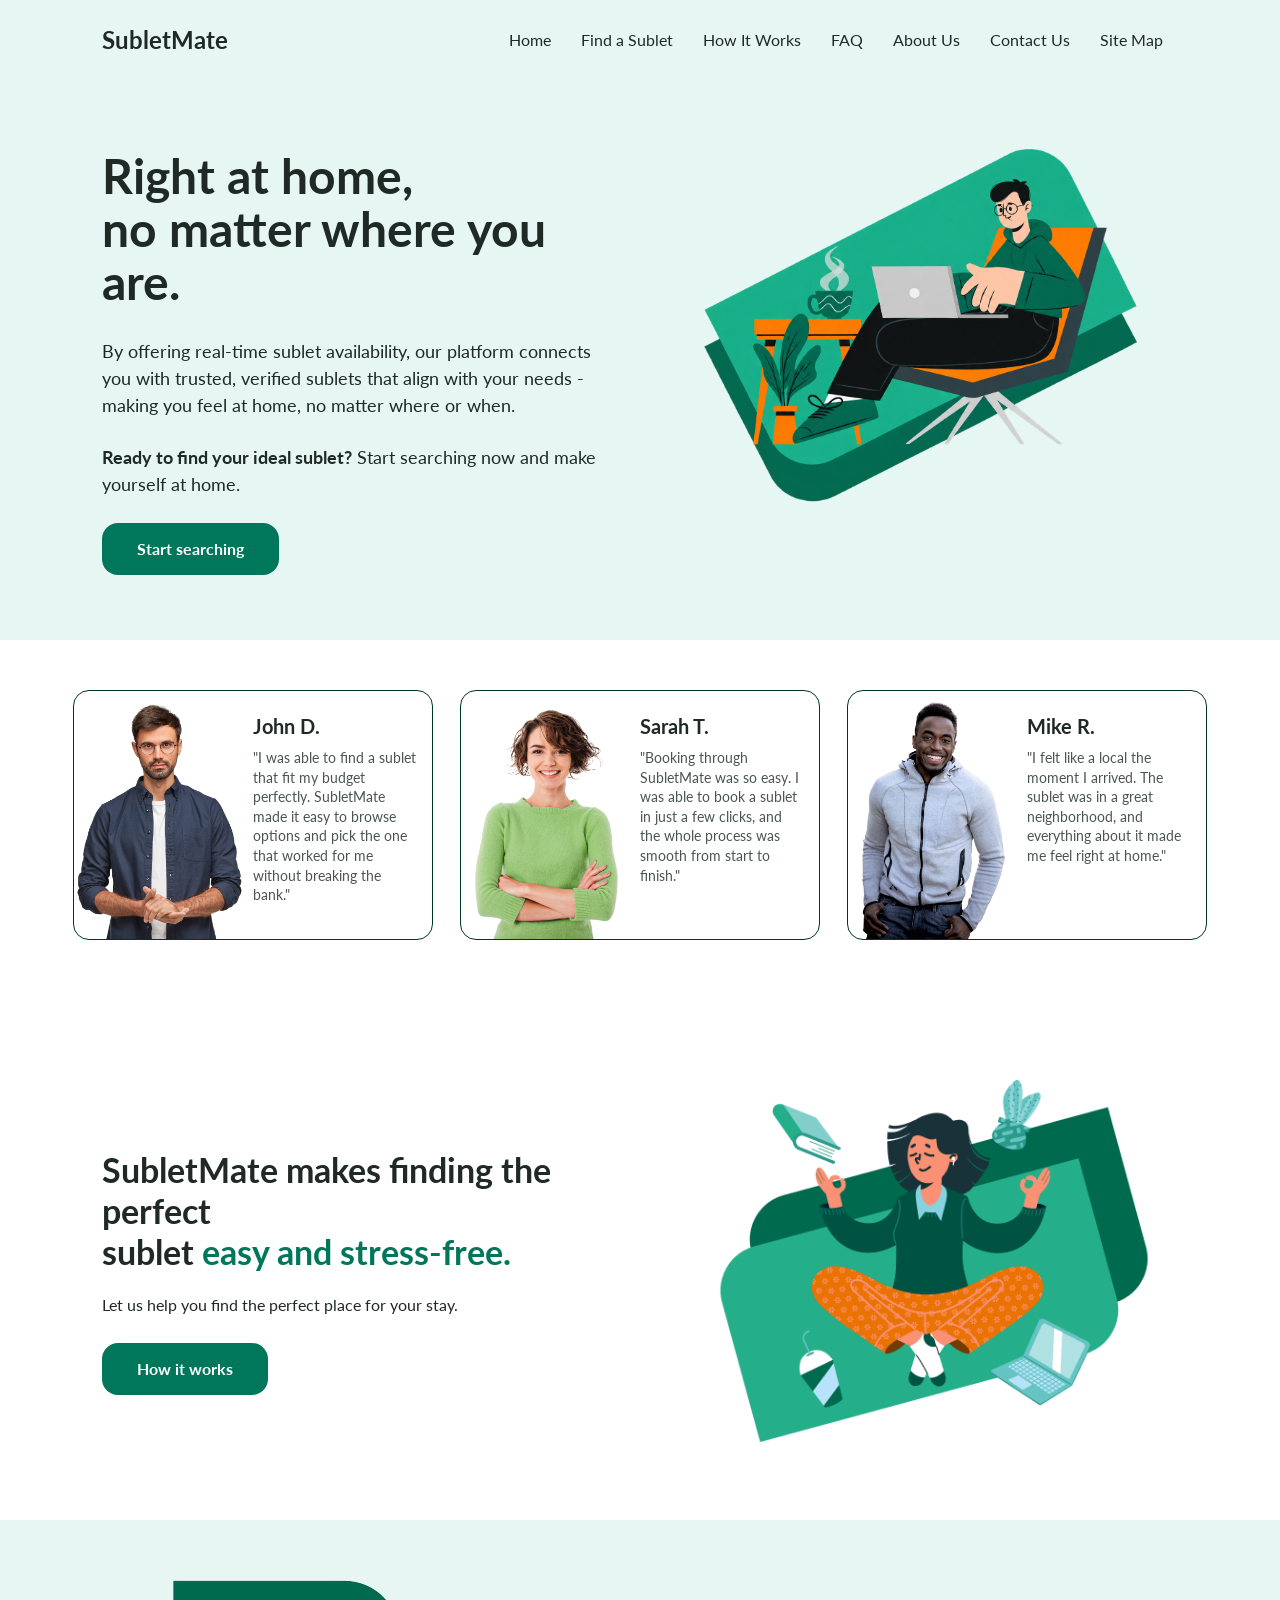
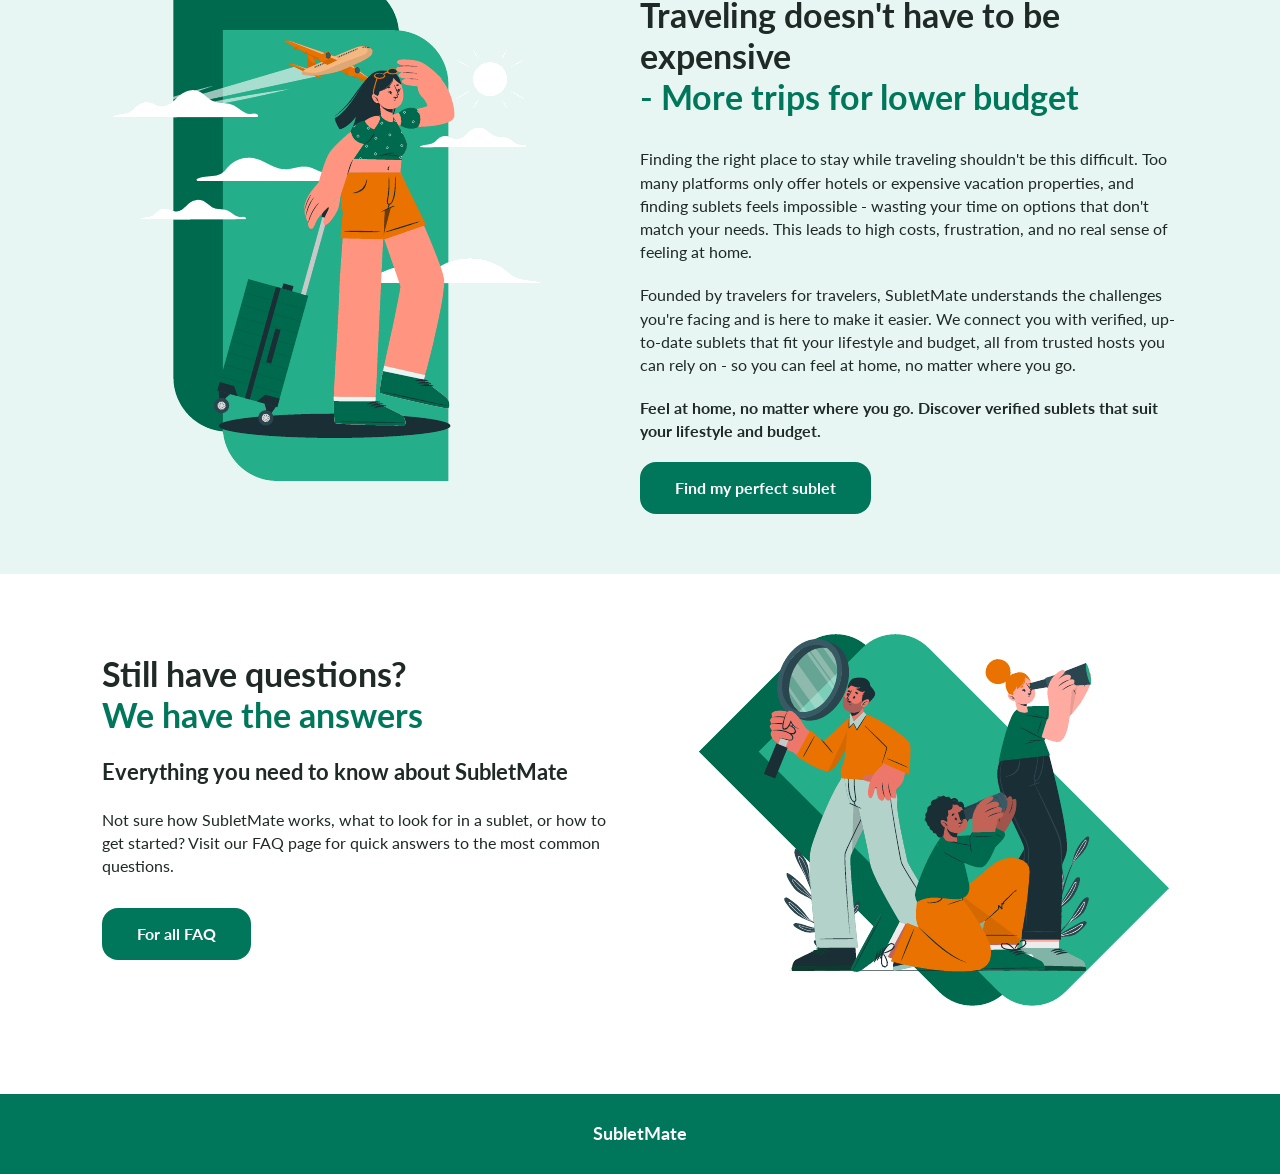
<file: index.html>
﻿<!doctype html>
<html lang="en">
<head>
    <meta charset="utf-8" />
    <title>SubletMate - Home</title>
    <meta name="description" content="A website for finding verified sublets that match your needs and budget." />
    <meta name="keywords" content="sublets, apartments, travel, accommodation" />
    <meta name="author" content="Yakir Papo & Shir Shmerling" />
    <meta name="viewport" content="width=device-width, initial-scale=1.0, user-scalable=yes">
    <link rel="icon" href="images/how-book.png" type="image/png" />
    <link rel="preconnect" href="https://fonts.googleapis.com">
    <link rel="preconnect" href="https://fonts.gstatic.com" crossorigin>
    <link href="https://fonts.googleapis.com/css2?family=Assistant:wght@400;600;700&family=Lato:ital,wght@0,300;0,400;0,700;1,400&display=swap" rel="stylesheet">
    <!-- CSS -->
    <link href="styles/reset.css" rel="stylesheet" />
    <link href="styles/myStyle.css" rel="stylesheet" />
    <!-- Scripts -->
    <script src="jScripts/JavaScript.js" type="text/javascript">  </script>
</head>
<body>
    <div id="container">
        <!-- הכותרת העליונה ותפריט הניווט -->
        <header>
            <h1>SubletMate</h1>
            <nav>
                <ul>
                    <li><a href="index.html">Home</a></li>
                    <li><a href="sublets.html">Find a Sublet</a></li>
                    <li><a href="howItWorks.html">How It Works</a></li>
                    <li><a href="faq.html">FAQ</a></li>
                    <li><a href="about.html">About Us</a></li>
                    <li><a href="contactUs.html">Contact Us</a></li>
                    <li><a href="siteMap.html">Site Map</a></li>
                </ul>
            </nav>
        </header>
        <main>
            <!-- פתיח המציג את מטרת האתר -->
            <section id="opening">
                <div class="openingText">
                    <h2>Right at home,<br />no matter where you are.</h2>
                    <p>
                        By offering real-time sublet availability, our platform connects you
                        with trusted, verified sublets that align with your needs - making
                        you feel at home, no matter where or when.
                    </p>
                    <p>
                        <strong>Ready to find your ideal sublet?</strong>
                        Start searching now and make yourself at home.
                    </p>
                    <a href="sublets.html">Start searching</a>
                </div>
                <div class="openingImage">
                    <img src="images/home-illustration.png"
                         alt="A man sitting in a chair and using a laptop"
                         title="Find a sublet from anywhere" />
                </div>
            </section>
            <!-- אזור חוות הדעת של משתמשי האתר -->
            <section id="testimonials">
                <article class="testimonialCard">
                    <img src="images/testimonial-john.png" alt="Portrait of John D." title="John D. - SubletMate user" />
                    <div class="testimonialText">
                        <h2>John D.</h2>
                        <p>"I was able to find a sublet that fit my budget perfectly. SubletMate made it easy to browse options and pick the one that worked for me without breaking the bank."</p>
                    </div>
                </article>
                <article class="testimonialCard">
                    <img src="images/testimonial-sarah.png" alt="Portrait of Sarah T." title="Sarah T. - SubletMate user" />
                    <div class="testimonialText">
                        <h2>Sarah T.</h2>
                        <p>"Booking through SubletMate was so easy. I was able to book a sublet in just a few clicks, and the whole process was smooth from start to finish."</p>
                    </div>
                </article>
                <article class="testimonialCard">
                    <img src="images/testimonial-mike.png" alt="Portrait of Mike R." title="Mike R. - SubletMate user" />
                    <div class="testimonialText">
                        <h2>Mike R.</h2>
                        <p>"I felt like a local the moment I arrived. The sublet was in a great neighborhood, and everything about it made me feel right at home."</p>
                    </div>
                </article>
            </section>

            <!-- אזור המדגיש את קלות מציאת הסאבלט -->
            <section id="easySublet">
                <div class="easyText">
                    <h2>SubletMate makes finding the perfect<br />sublet <span>easy and stress-free.</span></h2>
                    <p>Let us help you find the perfect place for your stay.</p>
                    <a href="howItWorks.html">How it works</a>
                </div>
                <div class="easyImage">
                    <img src="images/easy-sublet.png" alt="A woman sitting and relaxing" title="Finding the perfect sublet is easy" />
                </div>
            </section>
            
            <!-- אזור המציג את יתרונות הסאבלט בתקציב נמוך -->
            <section id="budget">
                <div class="budgetImage">
                    <img src="images/budget-travel.png"
                         alt="A traveler looking at an airplane with a suitcase"
                         title="Travel more for a lower budget" />
                </div>
                <div class="budgetText">
                    <h2>
                        Traveling doesn't have to be expensive<br />
                        <span>- More trips for lower budget</span>
                    </h2>
                    <p>
                        Finding the right place to stay while traveling shouldn't be this difficult.
                        Too many platforms only offer hotels or expensive vacation properties, and
                        finding sublets feels impossible - wasting your time on options that don't
                        match your needs. This leads to high costs, frustration, and no real sense
                        of feeling at home.
                    </p>
                    <p>
                        Founded by travelers for travelers, SubletMate understands the challenges
                        you're facing and is here to make it easier. We connect you with verified,
                        up-to-date sublets that fit your lifestyle and budget, all from trusted
                        hosts you can rely on - so you can feel at home, no matter where you go.
                    </p>
                    <p>
                        <strong>Feel at home, no matter where you go. Discover verified sublets
                            that suit your lifestyle and budget.</strong>
                    </p>
                    <a href="sublets.html">Find my perfect sublet</a>
                </div>
            </section>
            
            <!-- אזור קריאה לפעולה לחיפוש סאבלט -->
            <section id="finalSearch">
                <div class="finalText">
                    <h2>Still have questions?<br><span>We have the answers</span></h2>
                    <h3>Everything you need to know about SubletMate</h3>
                    <p>
                        Not sure how SubletMate works, what to look for in a sublet, or how to get started?
                        Visit our FAQ page for quick answers to the most common questions.
                    </p>
                    <a href="faq.html">For all FAQ</a>
                </div>
                <div class="finalImage">
                    <img src="images/final-search.png" alt="Travelers searching for a sublet" title="searching FAQ" />
                </div>
            </section>
        </main>
        <!-- החלק התחתון של דף הבית -->
        <footer>
            <p>SubletMate</p>
        </footer>
    </div>
</body>
</html>
</file>
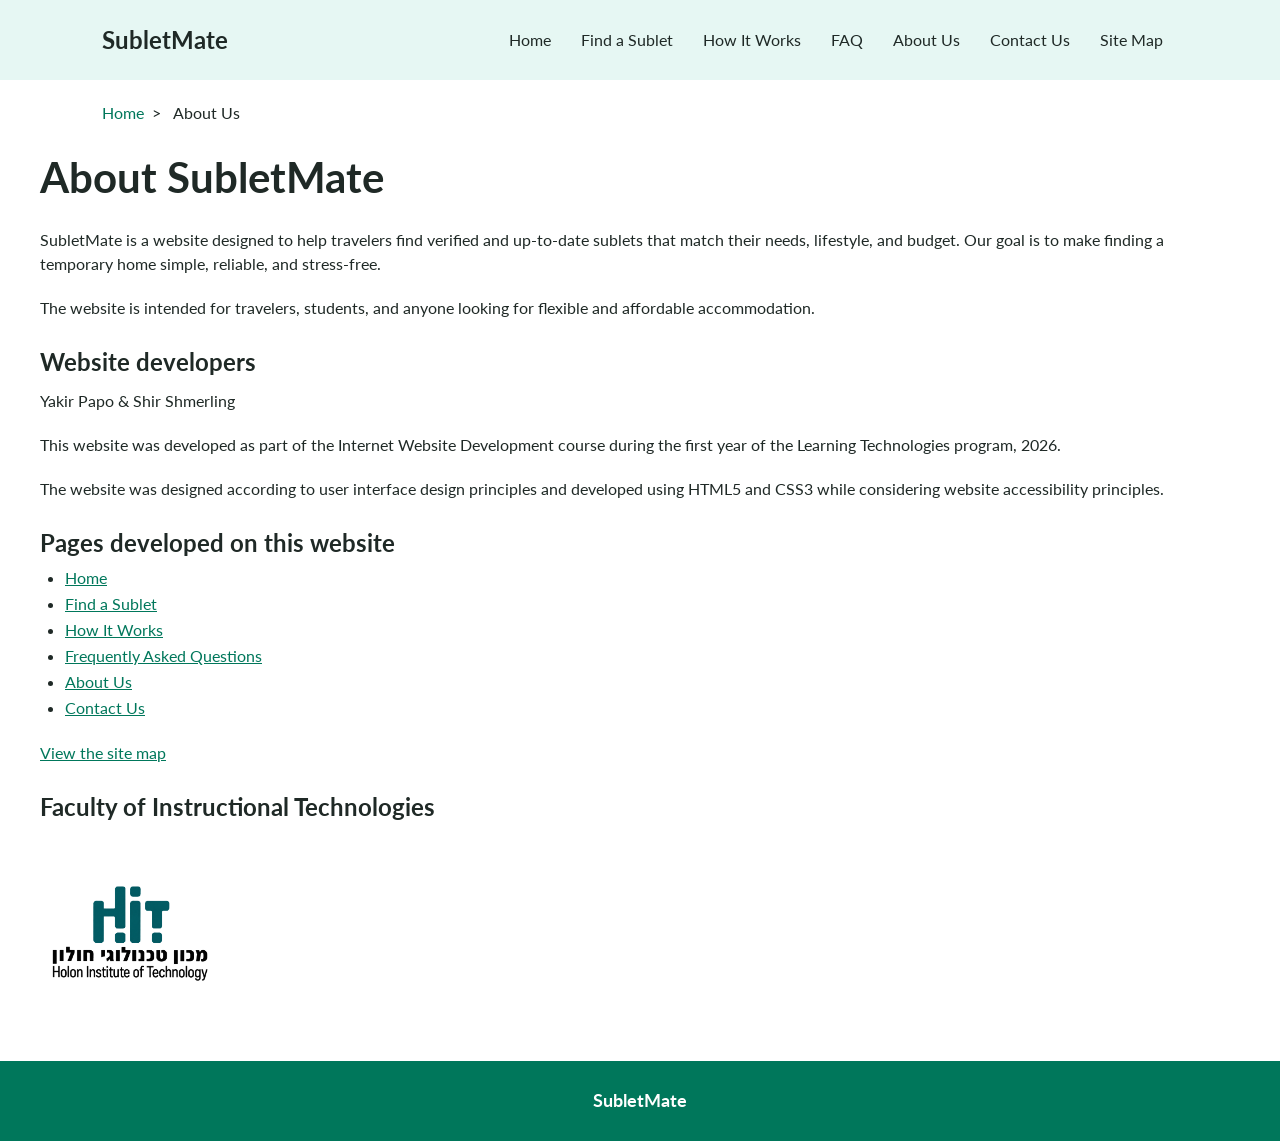
<file: about.html>
﻿<!DOCTYPE html>
<html lang="en">
<head>
    <meta charset="utf-8" />
    <title>SubletMate - About Us</title>
    <meta name="description" content="Learn about SubletMate and our mission to help travelers find verified and affordable sublets." />
    <meta name="keywords" content="SubletMate, about us, verified sublets, affordable accommodation" />
    <meta name="author" content="Yakir Papo & Shir Smerling" />
    <meta name="viewport" content="width=device-width, initial-scale=1.0, user-scalable=yes">
    <link rel="icon" href="images/how-book.png" type="image/png" />
    <link rel="preconnect" href="https://fonts.googleapis.com">
    <link rel="preconnect" href="https://fonts.gstatic.com" crossorigin>
    <link href="https://fonts.googleapis.com/css2?family=Assistant:wght@400;600;700&family=Lato:ital,wght@0,300;0,400;0,700;1,400&display=swap" rel="stylesheet">
    <link href="styles/reset.css" rel="stylesheet" />
    <link href="styles/myStyle.css" rel="stylesheet" />
    <script src="jScripts/JavaScript.js" type="text/javascript"></script>
</head>
<body>
<div id="container">
    <header>
        <p class="siteName">SubletMate</p>
        <nav>
            <ul>
                <li><a href="index.html">Home</a></li>
                <li><a href="sublets.html">Find a Sublet</a></li>
                <li><a href="howItWorks.html">How It Works</a></li>
                <li><a href="faq.html">FAQ</a></li>
                <li><a href="about.html">About Us</a></li>
                <li><a href="contactUs.html">Contact Us</a></li>
                <li><a href="siteMap.html">Site Map</a></li>
            </ul>
        </nav>
    </header>
    <main>
        <nav id="breadcrumbs">
            <ol>
                <li><a href="index.html">Home</a></li>
                <li>About Us</li>
            </ol>
        </nav>
        <section id="aboutPage">
            <h1>About SubletMate</h1>
            <p>SubletMate is a website designed to help travelers find verified and up-to-date sublets that match their needs, lifestyle, and budget. Our goal is to make finding a temporary home simple, reliable, and stress-free.</p>
            <p>The website is intended for travelers, students, and anyone looking for flexible and affordable accommodation.</p>
            <h2>Website developers</h2>
            <p>Yakir Papo & Shir Shmerling</p>
            <p>This website was developed as part of the Internet Website Development course during the first year of the Learning Technologies program, 2026.</p>
            <p>The website was designed according to user interface design principles and developed using HTML5 and CSS3 while considering website accessibility principles.</p>
            <h2>Pages developed on this website</h2>
            <ul>
                <li><a href="index.html">Home</a></li>
                <li><a href="sublets.html">Find a Sublet</a></li>
                <li><a href="howItWorks.html">How It Works</a></li>
                <li><a href="faq.html">Frequently Asked Questions</a></li>
                <li><a href="about.html">About Us</a></li>
                <li><a href="contactUs.html">Contact Us</a></li>
            </ul>
            <p><a href="siteMap.html">View the site map</a></p>
            <h2>Faculty of Instructional Technologies</h2>
            <img class="hitLogo" src="images/hit-logo.png"
                 alt="HIT Holon Institute of Technology logo"
                 title="HIT Holon Institute of Technology logo" />
        </section>
    </main>
    <footer>
        <p>SubletMate</p>
    </footer>
</div>
</body>
</html>
</file>
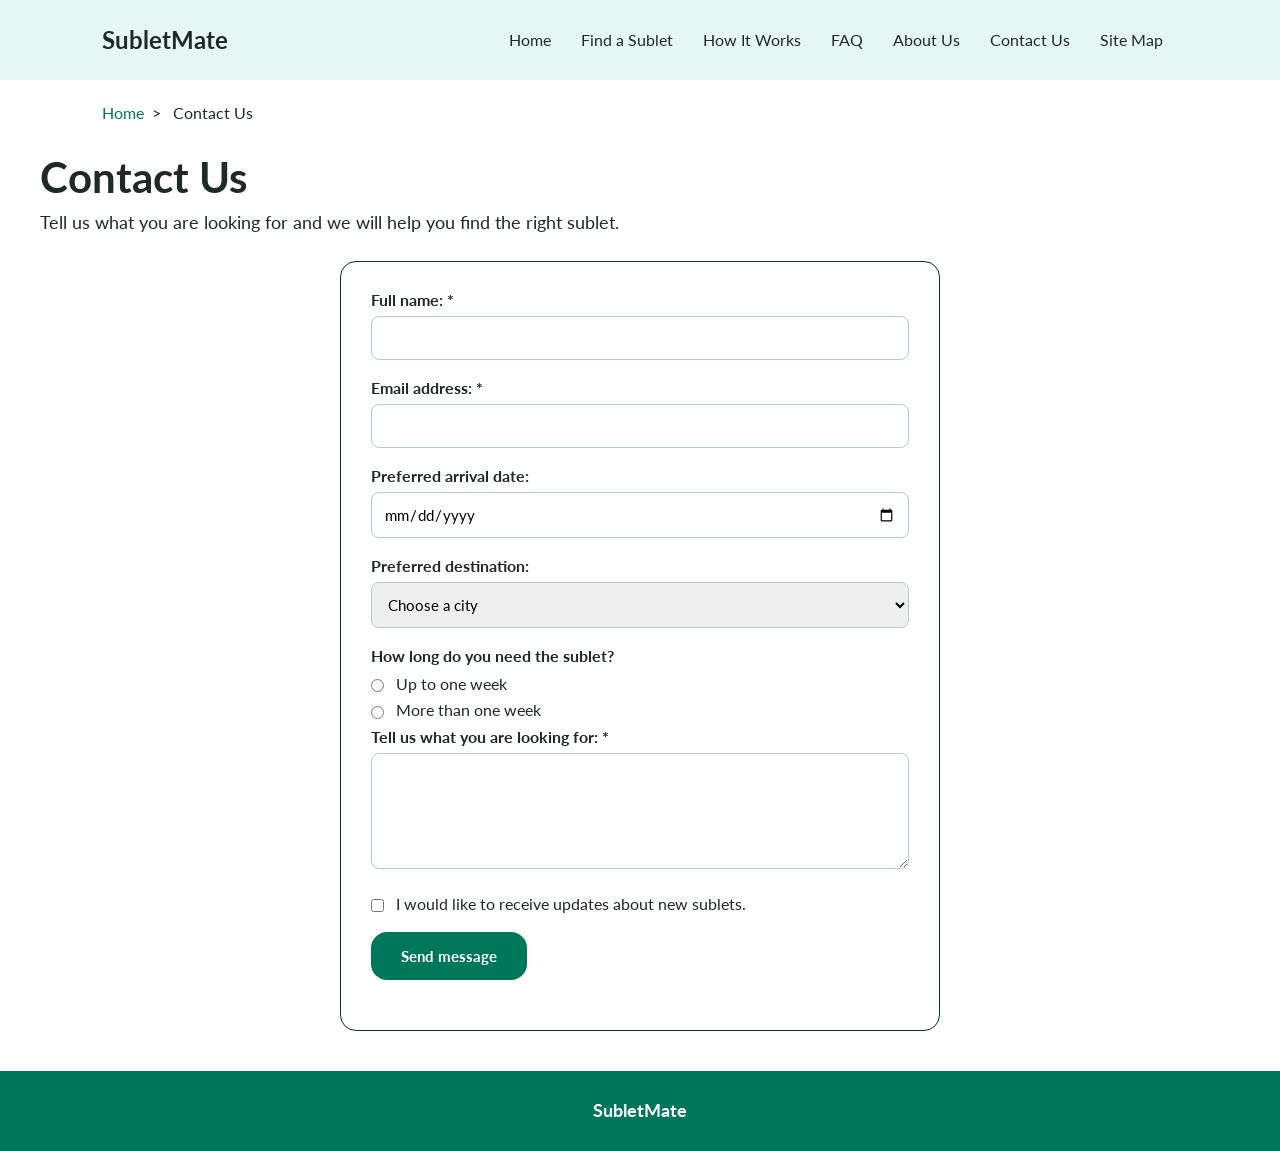
<file: contactUs.html>
﻿<!DOCTYPE html>
<html lang="en">
<head>
    <meta charset="utf-8" />
    <title>SubletMate - Contact Us</title>
    <meta name="description" content="Contact SubletMate for help finding a verified sublet that matches your needs and budget." />
    <meta name="keywords" content="contact SubletMate, sublet assistance, accommodation help" />
    <meta name="author" content="Yakir Papo & Shir Shmerling" />
    <meta name="viewport" content="width=device-width, initial-scale=1.0, user-scalable=yes">
    <link rel="icon" href="images/how-book.png" type="image/png" />
    <link rel="preconnect" href="https://fonts.googleapis.com">
    <link rel="preconnect" href="https://fonts.gstatic.com" crossorigin>
    <link href="https://fonts.googleapis.com/css2?family=Assistant:wght@400;600;700&family=Lato:ital,wght@0,300;0,400;0,700;1,400&display=swap" rel="stylesheet">
    <link href="styles/reset.css" rel="stylesheet" />
    <link href="styles/myStyle.css" rel="stylesheet" />
    <script src="jScripts/JavaScript.js" type="text/javascript"></script>
</head>
<body>
<div id="container">
    <header>
        <p class="siteName">SubletMate</p>
        <nav>
            <ul>
                <li><a href="index.html">Home</a></li>
                <li><a href="sublets.html">Find a Sublet</a></li>
                <li><a href="howItWorks.html">How It Works</a></li>
                <li><a href="faq.html">FAQ</a></li>
                <li><a href="about.html">About Us</a></li>
                <li><a href="contactUs.html">Contact Us</a></li>
                <li><a href="siteMap.html">Site Map</a></li>
            </ul>
        </nav>
    </header>
    <main>
        <nav id="breadcrumbs">
            <ol>
                <li><a href="index.html">Home</a></li>
                <li>Contact Us</li>
            </ol>
        </nav>
        <section id="contactPage">
            <h1>Contact Us</h1>
            <p class="pageIntroduction">Tell us what you are looking for and we will help you find the right sublet.</p>
            <form id="contactForm">
                <label for="fullName">Full name: *</label>
                <input type="text" id="fullName" name="fullName" required />
                <label for="emailAddress">Email address: *</label>
                <input type="email" id="emailAddress" name="emailAddress" required />
                <label for="arrivalDate">Preferred arrival date:</label>
                <input type="date" id="arrivalDate" name="arrivalDate" />
                <label for="destination">Preferred destination:</label>
                <select id="destination" name="destination">
                    <option value="">Choose a city</option>
                    <option value="telAviv">Tel Aviv</option>
                    <option value="jerusalem">Jerusalem</option>
                    <option value="haifa">Haifa</option>
                </select>
                <p class="formQuestion">How long do you need the sublet?</p>
                <label class="radioLabel">
                <input type="radio" name="stayLength" value="shortStay" />
                Up to one week
                </label>
                <label class="radioLabel">
                 <input type="radio" name="stayLength" value="longStay" />
                 More than one week
                </label>
                <label for="message">Tell us what you are looking for: *</label>
                <textarea id="message" name="message" rows="5" cols="30" required></textarea>
                <label class="checkboxLabel">
                <input type="checkbox" name="updates" value="yes" />
                 I would like to receive updates about new sublets.
                </label>
                <input type="submit" value="Send message" />
            </form>
        </section>
    </main>
    <footer>
        <p>SubletMate</p>
    </footer>
</div>
</body>
</html>
</file>
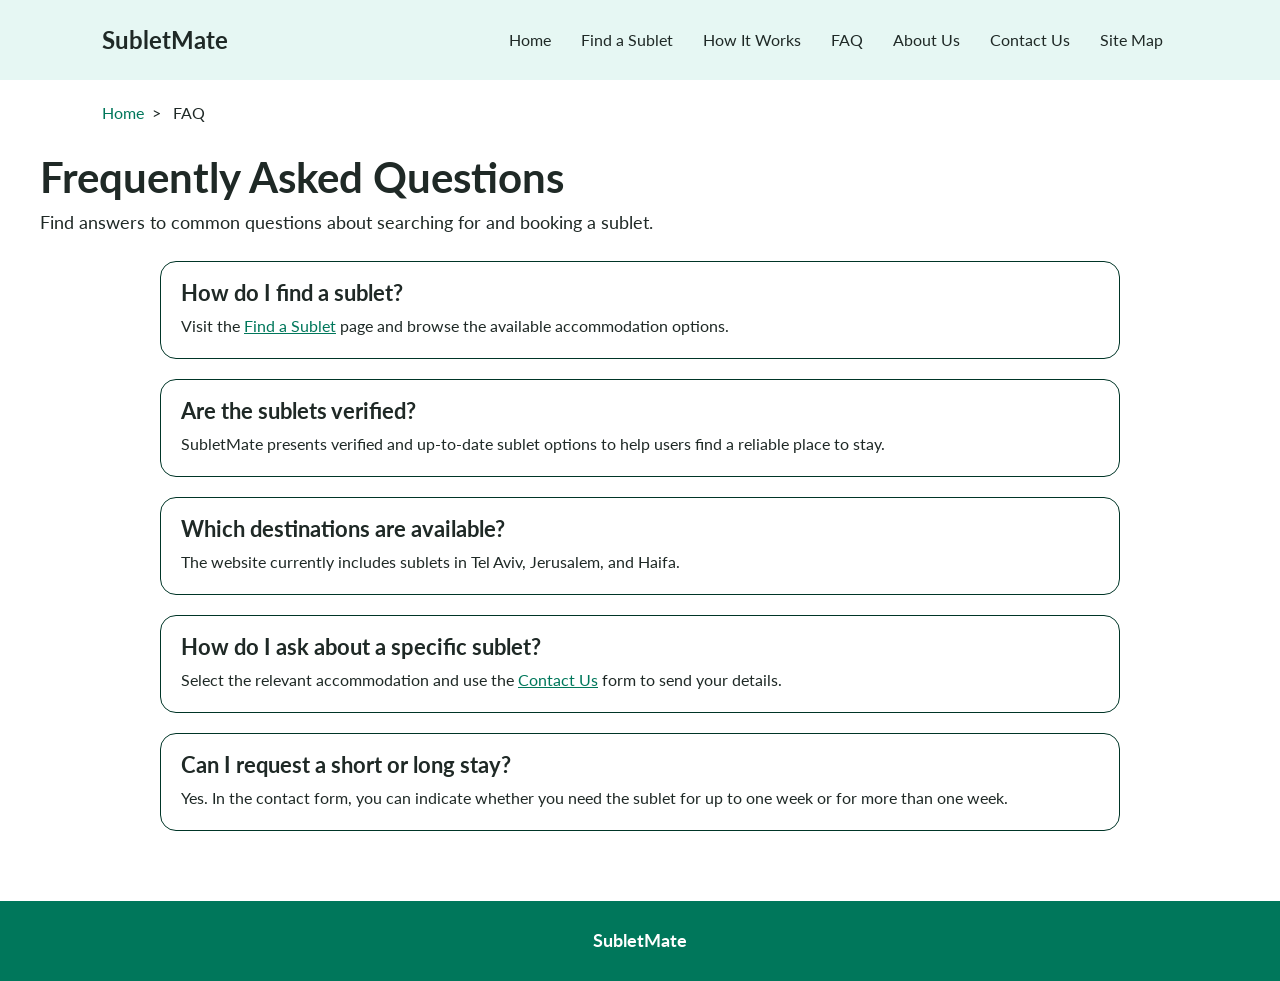
<file: faq.html>
﻿<!DOCTYPE html>
<html lang="en">
<head>
    <meta charset="utf-8" />
    <title>SubletMate - Frequently Asked Questions</title>
    <meta name="description" content="Find answers to frequently asked questions about finding and booking a sublet with SubletMate." />
    <meta name="keywords" content="SubletMate, frequently asked questions, sublets, accommodation help" />
    <meta name="author" content="Yakir Papo & Shir Shmerling" />
    <meta name="viewport" content="width=device-width, initial-scale=1.0, user-scalable=yes">
    <link rel="icon" href="images/how-book.png" type="image/png" />
    <link rel="preconnect" href="https://fonts.googleapis.com">
    <link rel="preconnect" href="https://fonts.gstatic.com" crossorigin>
    <link href="https://fonts.googleapis.com/css2?family=Assistant:wght@400;600;700&family=Lato:ital,wght@0,300;0,400;0,700;1,400&display=swap" rel="stylesheet">
    <link href="styles/reset.css" rel="stylesheet" />
    <link href="styles/myStyle.css" rel="stylesheet" />
    <script src="jScripts/JavaScript.js" type="text/javascript"></script>
</head>
<body>
<div id="container">
    <header>
        <p class="siteName">SubletMate</p>
        <nav>
            <ul>
                <li><a href="index.html">Home</a></li>
                <li><a href="sublets.html">Find a Sublet</a></li>
                <li><a href="howItWorks.html">How It Works</a></li>
                <li><a href="faq.html">FAQ</a></li>
                <li><a href="about.html">About Us</a></li>
                <li><a href="contactUs.html">Contact Us</a></li>
                <li><a href="siteMap.html">Site Map</a></li>
            </ul>
        </nav>
    </header>
    <main>
        <nav id="breadcrumbs">
            <ol>
                <li><a href="index.html">Home</a></li>
                <li>FAQ</li>
            </ol>
        </nav>
        <!-- עמוד שאלות נפוצות -->
        <section id="faqPage">
            <h1>Frequently Asked Questions</h1>
            <p class="pageIntroduction">
                Find answers to common questions about searching for and booking a sublet.
            </p>
            <article class="faqItem">
                <h2>How do I find a sublet?</h2>
                <p>
                    Visit the <a href="sublets.html">Find a Sublet</a> page and browse
                    the available accommodation options.
                </p>
            </article>
            <article class="faqItem">
                <h2>Are the sublets verified?</h2>
                <p>
                    SubletMate presents verified and up-to-date sublet options to help
                    users find a reliable place to stay.
                </p>
            </article>
            <article class="faqItem">
                <h2>Which destinations are available?</h2>
                <p>
                    The website currently includes sublets in Tel Aviv, Jerusalem,
                    and Haifa.
                </p>
            </article>
            <article class="faqItem">
                <h2>How do I ask about a specific sublet?</h2>
                <p>
                    Select the relevant accommodation and use the
                    <a href="contactUs.html">Contact Us</a> form to send your details.
                </p>
            </article>
            <article class="faqItem">
                <h2>Can I request a short or long stay?</h2>
                <p>
                    Yes. In the contact form, you can indicate whether you need the
                    sublet for up to one week or for more than one week.
                </p>
            </article>
        </section>
    </main>
    <footer>
        <p>SubletMate</p>
    </footer>
</div>
</body>
</html>
</file>
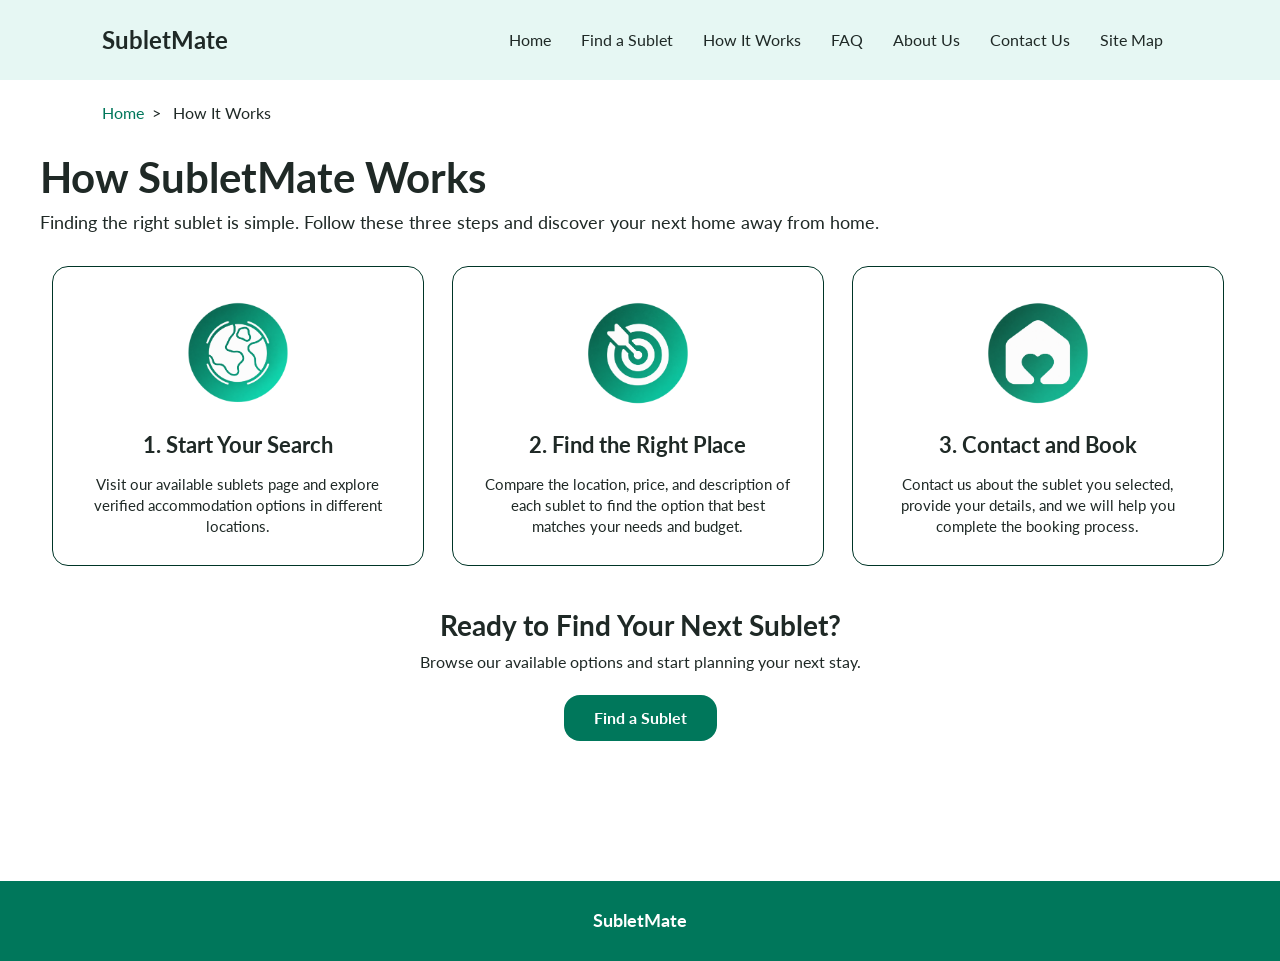
<file: howItWorks.html>
﻿<!DOCTYPE html>
<html lang="en">
<head>
    <meta charset="utf-8" />
    <title>SubletMate - How It Works</title>
    <meta name="description" content="Learn how to find and book the perfect verified sublet with SubletMate." />
    <meta name="keywords" content="how it works, find a sublet, book a sublet, verified accommodation" />
    <meta name="author" content="Yakir Papo & Shir Shmerling" />
    <meta name="viewport" content="width=device-width, initial-scale=1.0, user-scalable=yes">
    <link rel="icon" href="images/how-book.png" type="image/png" />
    <link rel="preconnect" href="https://fonts.googleapis.com">
    <link rel="preconnect" href="https://fonts.gstatic.com" crossorigin>
    <link href="https://fonts.googleapis.com/css2?family=Assistant:wght@400;600;700&family=Lato:ital,wght@0,300;0,400;0,700;1,400&display=swap" rel="stylesheet">
    <link href="styles/reset.css" rel="stylesheet" />
    <link href="styles/myStyle.css" rel="stylesheet" />
    <script src="jScripts/JavaScript.js" type="text/javascript"></script>
</head>
<body>
<div id="container">
    <header>
        <p class="siteName">SubletMate</p>
        <nav>
            <ul>
                <li><a href="index.html">Home</a></li>
                <li><a href="sublets.html">Find a Sublet</a></li>
                <li><a href="howItWorks.html">How It Works</a></li>
                <li><a href="faq.html">FAQ</a></li>
                <li><a href="about.html">About Us</a></li>
                <li><a href="contactUs.html">Contact Us</a></li>
                <li><a href="siteMap.html">Site Map</a></li>
            </ul>
        </nav>
    </header>
    <main>
        <nav id="breadcrumbs">
            <ol>
                <li><a href="index.html">Home</a></li>
                <li>How It Works</li>
            </ol>
        </nav>
        <section id="howPage">
            <h1>How SubletMate Works</h1>
            <p class="pageIntroduction">Finding the right sublet is simple. Follow these three steps and discover your next home away from home.</p>
            <article class="howStep">
                <img src="images/how-search.png" alt="Globe representing a sublet search" title="Start searching for a sublet" />
                <div class="howStepText">
                    <h2>1. Start Your Search</h2>
                    <p>Visit our available sublets page and explore verified accommodation options in different locations.</p>
                </div>
            </article>
            <article class="howStep">
                <img src="images/how-find.png" alt="Target representing the perfect match" title="Find the right sublet" />
                <div class="howStepText">
                    <h2>2. Find the Right Place</h2>
                    <p>Compare the location, price, and description of each sublet to find the option that best matches your needs and budget.</p>
                </div>
            </article>
            <article class="howStep">
                <img src="images/how-book.png" alt="House representing a completed booking" title="Book your selected sublet" />
                <div class="howStepText">
                    <h2>3. Contact and Book</h2>
                    <p>Contact us about the sublet you selected, provide your details, and we will help you complete the booking process.</p>
                </div>
            </article>
            <div class="howCallToAction">
                <h2>Ready to Find Your Next Sublet?</h2>
                <p>Browse our available options and start planning your next stay.</p>
                <a href="sublets.html">Find a Sublet</a>
            </div>
        </section>
    </main>
    <footer>
        <p>SubletMate</p>
    </footer>
</div>
</body>
</html>
</file>
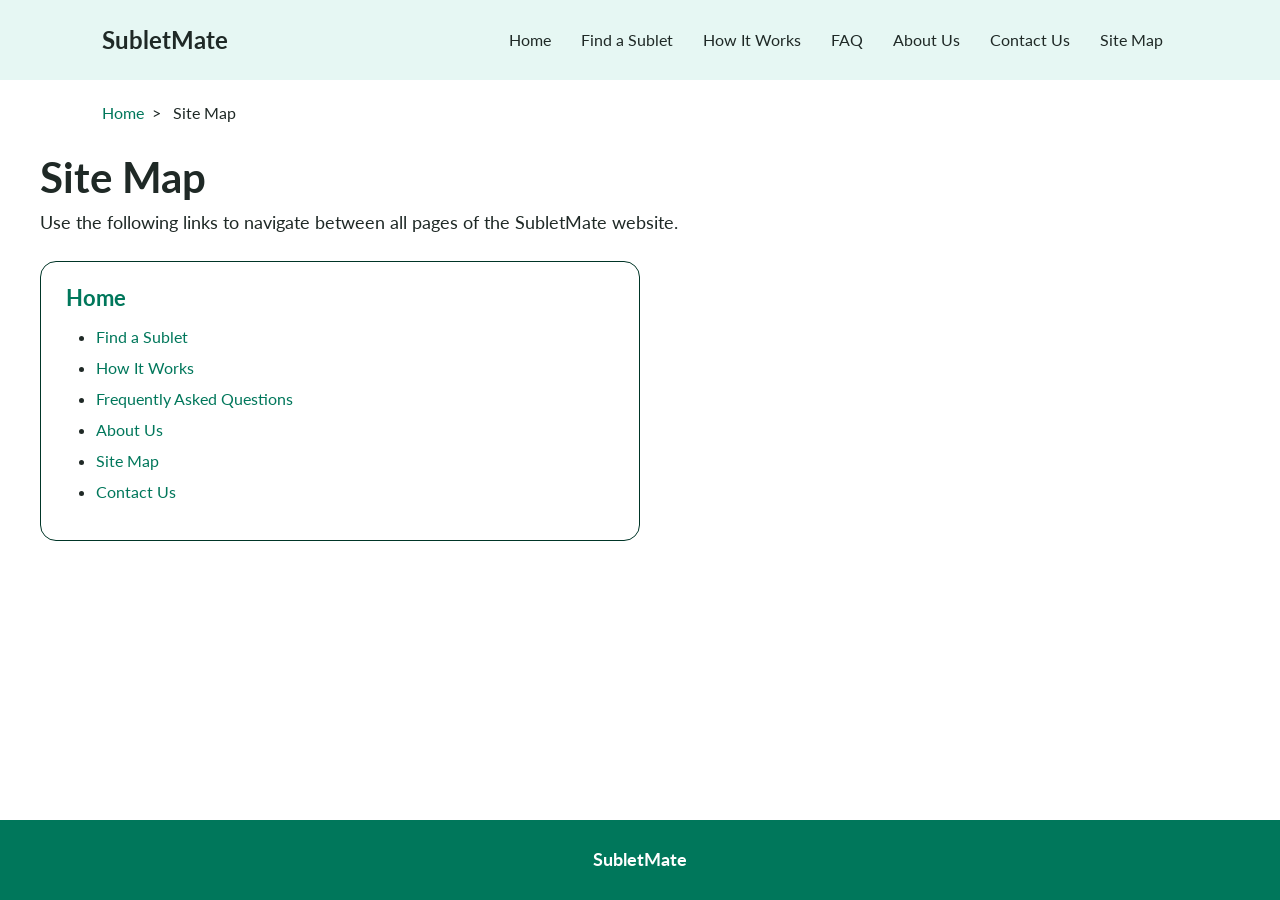
<file: siteMap.html>
﻿<!DOCTYPE html>
<html lang="en">
<head>
    <meta charset="utf-8" />
    <title>SubletMate - Site Map</title>
    <meta name="description" content="View the SubletMate site map and navigate between all pages of the website." />
    <meta name="keywords" content="SubletMate, site map, website pages, navigation" />
    <meta name="author" content="Yakir Papo & Shir Shmerling" />
    <meta name="viewport" content="width=device-width, initial-scale=1.0, user-scalable=yes">
    <link rel="icon" href="images/how-book.png" type="image/png" />
    <link rel="preconnect" href="https://fonts.googleapis.com">
    <link rel="preconnect" href="https://fonts.gstatic.com" crossorigin>
    <link href="https://fonts.googleapis.com/css2?family=Assistant:wght@400;600;700&family=Lato:ital,wght@0,300;0,400;0,700;1,400&display=swap" rel="stylesheet">
    <link href="styles/reset.css" rel="stylesheet" />
    <link href="styles/myStyle.css" rel="stylesheet" />
    <script src="jScripts/JavaScript.js" type="text/javascript"></script>
</head>
<body>
<div id="container">
    <header>
        <p class="siteName">SubletMate</p>
        <nav>
            <ul>
                <li><a href="index.html">Home</a></li>
                <li><a href="sublets.html">Find a Sublet</a></li>
                <li><a href="howItWorks.html">How It Works</a></li>
                <li><a href="faq.html">FAQ</a></li>
                <li><a href="about.html">About Us</a></li>
                <li><a href="contactUs.html">Contact Us</a></li>
                <li><a href="siteMap.html">Site Map</a></li>
            </ul>
        </nav>
    </header>
    <main>
        <nav id="breadcrumbs">
            <ol>
                <li><a href="index.html">Home</a></li>
                <li>Site Map</li>
            </ol>
        </nav>
        <section id="siteMapPage">
            <h1>Site Map</h1>
            <p class="pageIntroduction">Use the following links to navigate between all pages of the SubletMate website.</p>
            <ul class="siteMapList">
                <li>
                    <a href="index.html">Home</a>
                    <ul>
                        <li><a href="sublets.html">Find a Sublet</a></li>
                        <li><a href="howItWorks.html">How It Works</a></li>
                        <li><a href="faq.html">Frequently Asked Questions</a></li>
                        <li><a href="about.html">About Us</a></li>
                        <li><a href="siteMap.html">Site Map</a></li>
                        <li><a href="contactUs.html">Contact Us</a></li>
                    </ul>
                </li>
            </ul>
        </section>
    </main>
    
    
    <footer>
     <p>SubletMate</p>
    </footer>
</div>
</body>
</html>
</file>
<file: styles/myStyle.css>
﻿/* 1. הגדרות בסיס ופונטים גלובליים */

*, *::before, *::after {
 box-sizing: border-box;
}

body {
 direction: ltr;
 font-family: 'Lato', 'Assistant', 'Arial', 'Times New Roman', sans-serif;
 color: #1f2926;
 background-color: #ffffff;
 margin: 0;
 padding: 0;
 min-width: 1200px;
}

#container {
 width: 100%;
 min-height: 100vh;
 display: flex;
 flex-direction: column;
}

main {
 flex: 1;
}

.content-wrapper {
 width: 100%;
 max-width: 1200px;
 margin: 0 auto;
 padding: 0 20px;
}


/* 2. כותרת עליונה ותפריט ניווט */

header {
 width: 100%;
 height: 80px;
 background-color: #e6f7f3;
 display: flex;
 justify-content: space-between;
 align-items: center;
 padding: 0 8%;
}

header h1,
header .siteName {
 margin: 0;
 font-size: 24px;
 font-weight: bold;
}

nav {
 margin: 0;
}

nav ul {
 height: 100%;
 list-style-type: none;
 margin: 0;
 padding: 0;
 display: flex;
}

nav ul li {
 height: 80px;
}

nav ul li a {
 height: 100%;
 display: flex;
 align-items: center;
 padding: 0 15px;
 color: #1f2926;
 text-decoration: none;
}

nav ul li a:hover {
 color: #ffffff;
 background-color: #00775b;
}


/* 3. תפריט פירורי לחם */

#breadcrumbs {
 width: 84%;
 max-width: 1200px;
 margin: 0 auto;
 padding-top: 25px;
}

#breadcrumbs ol {
 list-style-type: none;
 padding: 0;
 margin: 0;
}

#breadcrumbs ol li {
 display: inline-block;
 margin-right: 8px;
}

#breadcrumbs ol li:after {
 content: ">";
 margin-left: 8px;
}

#breadcrumbs ol li:last-child:after {
 content: "";
}

#breadcrumbs a {
 color: #00775b;
 text-decoration: none;
}

#breadcrumbs a:hover {
 text-decoration: underline;
}


/* 4. אזורי דף הבית */

#opening,
#budget,
#easySublet,
#finalSearch {
 width: 100%;
 overflow: hidden;
}

#opening {
 min-height: 560px;
 background-color: #e6f7f3;
 padding-bottom: 40px;
}

#budget {
 min-height: 620px;
 background-color: #e8f6f3;
 padding-bottom: 60px;
}

#easySublet {
 min-height: 500px;
 background-color: #ffffff;
 padding-bottom: 40px;
}

#finalSearch {
 min-height: 520px;
 background-color: #ffffff;
 padding-bottom: 40px;
}


/* 5. דף הבית: אזור פתיח */

.openingText,
.easyText {
 float: left;
 width: 40%;
 margin-left: 8%;
}

.openingText {
 padding-top: 70px;
}

.easyText {
 padding-top: 130px;
}

.openingText h2 {
 font-size: 48px;
 line-height: 110%;
 font-weight: bold;
 margin-bottom: 30px;
}

.openingText p {
 font-size: 18px;
 line-height: 150%;
 margin-bottom: 25px;
}

.openingText strong,
.budgetText strong {
 font-weight: bold;
}

.openingImage {
 float: right;
 width: 40%;
 margin-right: 8%;
 padding-top: 35px;
}

.openingImage img {
 width: 100%;
 max-width: 620px;
}


/* 6. דף הבית: חוות דעת */

#testimonials {
 width: 100%;
 max-width: 1200px;
 min-height: 380px;
 margin: 0 auto;
 padding: 50px 20px 30px;
 text-align: center;
 background-color: #ffffff;
}

#testimonials article {
 display: inline-block;
 height: 250px;
 width: 31%;
 margin: 0 1%;
 text-align: left;
 vertical-align: top;
 border-radius: 16px;
 border: 1px solid #003527;
 overflow: hidden;
 position: relative;
}

#testimonials article img {
 position: absolute;
 bottom: 0;
 left: 14px;
 width: 40%;
 height: auto;
 max-height: 100%;
 display: block;
}

#testimonials article:first-child img {
 transform: scale(1.15);
 transform-origin: bottom center;
}

.testimonialText {
 float: right;
 width: 46%;
 margin-right: 4%;
 padding-top: 25px;
 position: relative;
}

.testimonialText h2 {
 font-size: 20px;
 font-weight: bold;
 margin-bottom: 12px;
}

.testimonialText p {
 font-size: 14px;
 line-height: 140%;
 color: #4a5552;
}


/* 7. דף הבית: חיסכון, קלות וחיפוש */

.budgetImage {
 float: left;
 width: 35%;
 margin-left: 8%;
 padding-top: 60px;
 text-align: center;
}

.budgetImage img {
 width: 100%;
 max-width: 427px;
}

.budgetText {
 float: right;
 width: 42%;
 margin-right: 8%;
 padding-top: 75px;
}

.finalText {
 float: left;
 width: 45%;
 margin-left: 8%;
 padding-top: 80px;
}

.budgetText h2,
.easyText h2,
.finalText h2 {
 font-size: 34px;
 line-height: 120%;
 font-weight: bold;
}

.budgetText h2 {
 margin-bottom: 30px;
}

.easyText h2,
.finalText h2 {
 margin-bottom: 25px;
}

.budgetText h2 span,
.easyText h2 span,
.finalText h2 span {
 color: #00775b;
}

.budgetText p {
 font-size: 16px;
 line-height: 145%;
 margin-bottom: 20px;
}

.easyText p {
 font-size: 16px;
 margin-bottom: 30px;
}

.finalText h3 {
 font-size: 22px;
 margin-bottom: 25px;
}

.finalText p {
 width: 90%;
 font-size: 16px;
 line-height: 145%;
 margin-bottom: 30px;
}

.easyImage,
.finalImage {
 float: right;
 width: 38%;
 margin-right: 8%;
 padding-top: 60px;
 text-align: center;
}

.easyImage img,
.finalImage img {
 width: 100%;
}

.easyImage img {
 max-width: 448px;
}

.finalImage img {
 max-width: 470px;
}


/* 8. כפתורי דף הבית */

.openingText a,
.budgetText a,
.easyText a,
.finalText a,
.howCallToAction a {
 display: inline-block;
 color: #ffffff;
 background-color: #00775b;
 text-decoration: none;
 font-weight: bold;
 border-radius: 16px;
}

.openingText a,
.budgetText a,
.easyText a,
.finalText a {
 padding: 18px 35px;
}

.howCallToAction a {
 padding: 15px 30px;
}

.openingText a:hover,
.budgetText a:hover,
.easyText a:hover,
.finalText a:hover,
.howCallToAction a:hover,
#contactForm input:last-child:hover {
 background-color: #005f49;
}


/* 9. מבנה עמודים פנימיים */

#aboutPage,
#subletsPage,
#howPage,
#contactPage,
#faqPage,
#siteMapPage {
 width: 100%;
 max-width: 1200px;
 margin: 0 auto;
 padding-top: 35px;
 padding-bottom: 40px;
}

#aboutPage,
#contactPage {
 min-height: 900px;
}

#subletsPage,
#howPage {
 min-height: 760px;
}

#siteMapPage {
 min-height: 500px;
}

#subletsPage {
 overflow: hidden;
}


#faqPage {
 padding-bottom: 50px;
}

#aboutPage h1,
#subletFinder h1,
#howPage h1,
#contactPage h1,
#faqPage h1,
#siteMapPage h1 {
 font-size: 42px;
 font-weight: bold;
 margin-bottom: 15px;
}

#aboutPage h1 {
 margin-bottom: 30px;
}

#subletsPage .pageIntroduction,
#howPage .pageIntroduction,
#contactPage .pageIntroduction,
#faqPage .pageIntroduction,
#siteMapPage .pageIntroduction {
 font-size: 18px;
}

#subletsPage .pageIntroduction,
#howPage .pageIntroduction {
 margin-bottom: 35px;
}

#contactPage .pageIntroduction,
#faqPage .pageIntroduction,
#siteMapPage .pageIntroduction {
 margin-bottom: 30px;
}


/* 10. עמוד אודות */

#aboutPage h2 {
 font-size: 24px;
 font-weight: bold;
 margin-top: 30px;
 margin-bottom: 15px;
}

#aboutPage p {
 font-size: 16px;
 line-height: 150%;
 margin-bottom: 20px;
}

#aboutPage ul {
 list-style-type: disc;
 margin-left: 25px;
 margin-bottom: 25px;
}

#aboutPage ul li {
 margin-bottom: 10px;
}

#aboutPage a {
 color: #00775b;
}

.hitLogo {
 width: 180px;
 margin-top: 5px;
}


/* 11. עמוד סאבלטים */

#subletFinder {
 width: 100%;
 max-width: 1200px;
 margin: 35px auto 50px;
 overflow: hidden;
}

.finderForm,
.finderVisual {
 height: 520px;
 border: 1px solid #003527;
 border-radius: 16px;
}

.finderForm {
 float: left;
 width: 34%;
 padding: 30px;
}

.finderVisual {
 float: right;
 width: 60%;
 position: relative;
 overflow: hidden;
}

.finderForm label {
 display: block;
 margin-bottom: 10px;
}

.finderForm #userName {
 width: 94%;
 padding: 12px;
 margin-bottom: 25px;
 border: 1px solid #003527;
 border-radius: 8px;
 font-family: 'Lato', 'Assistant', Arial, sans-serif;
 font-size: 15px;
}

.finderForm .formQuestion {
 font-size: 18px;
 font-weight: bold;
 margin-top: 20px;
 margin-bottom: 15px;
}

.finderForm .radioLabel,
.finderForm .checkboxLabel {
 font-weight: normal;
}

.finderForm .radioLabel input,
.finderForm .checkboxLabel input {
 width: auto;
 margin-right: 8px;
}

#findButton {
 margin-top: 25px;
 padding: 15px 25px;
 border: none;
 border-radius: 16px;
 background-color: #00775b;
 color: #ffffff;
 font-family: 'Lato', 'Assistant', Arial, sans-serif;
 font-size: 16px;
 font-weight: bold;
 cursor: pointer;
}

#findButton:disabled {
 background-color: #b8cbc7;
 cursor: default;
}

#chooseCityText {
 width: 100%;
 padding-top: 240px;
 text-align: center;
 font-size: 18px;
 font-weight: bold;
}

/* שם המשתמש שמופיע על גבי התצוגה */
#userNameDisplay {
 position: absolute;
 top: 20px;
 left: 20px;
 padding: 10px 15px;
 background-color: #e6f7f3;
 border: 1px solid #003527;
 border-radius: 8px;
 font-size: 16px;
 font-weight: bold;
 z-index: 3;
}

#cityImage {
 width: 100%;
 height: 100%;
 display: none;
 position: absolute;
 top: 0;
 left: 0;
 object-fit: cover;
 object-position: center;
 z-index: 1;
}

.featureImage {
 position: absolute;
 opacity: 0.6;
 z-index: 2;
}

#petImage {
 width: 23%;
 left: 10%;
 bottom: 5%;
}

#parkingImage {
 width: 40%;
 right: 5%;
 bottom: 5%;
}

#protectedImage {
 width: 10%;
 right: 5%;
 top: 5%;
}


/* 12. פופ אפ */

#resultPopup {
 width: 100%;
 height: 100%;
 display: none;
 position: fixed;
 top: 0;
 left: 0;
 z-index: 10;
}

.popupContent {
 width: 420px;
 padding: 30px;
 margin: 180px auto;
 position: relative;
 background-color: #e6f7f3;
 border: 1px solid #003527;
 border-radius: 16px;
 text-align: center;
}

.popupContent h2 {
 margin-bottom: 20px;
}

#popupText {
 line-height: 1.8;
}

#closePopup {
 position: absolute;
 top: 10px;
 right: 15px;
 border: none;
 background: none;
 font-size: 24px;
 cursor: pointer;
}


/* 13. עמוד שלבי השימוש */

.howStep {
 display: inline-block;
 width: 31%;
 height: 300px;
 margin: 0 1%;
 padding-top: 30px;
 border-radius: 16px;
 border: 1px solid #003527;
 text-align: center;
 vertical-align: top;
}

.howStep img {
 width: 110px;
 margin-bottom: 25px;
}

.howStepText {
 width: 84%;
 margin: 0 auto;
}

.howStepText h2 {
 font-size: 22px;
 font-weight: bold;
 margin-bottom: 18px;
}

.howStepText p {
 font-size: 15px;
 line-height: 140%;
}

.howCallToAction {
 width: 100%;
 padding-top: 45px;
 text-align: center;
}

.howCallToAction h2 {
 font-size: 28px;
 font-weight: bold;
 margin-bottom: 15px;
}

.howCallToAction p {
 font-size: 16px;
 margin-bottom: 25px;
}


/* 14. עמוד יצירת קשר */

#contactForm {
 width: 50%;
 margin: 0 auto;
 padding: 30px;
 border: 1px solid #003527;
 border-radius: 16px;
}

#contactForm label {
 display: block;
 font-weight: bold;
 margin-bottom: 8px;
}

#contactForm input,
#contactForm select,
#contactForm textarea {
 width: 100%;
 padding: 12px;
 margin-bottom: 20px;
 border: 1px solid #b8cbc7;
 font-family: 'Lato', 'Assistant', Arial, 'Times New Roman', sans-serif;
 font-size: 15px;
 border-radius: 8px;
}

#contactForm .formQuestion {
 font-weight: bold;
 margin-bottom: 12px;
}

#contactForm .radioLabel,
#contactForm .checkboxLabel {
 font-weight: normal;
 margin-bottom: 10px;
}

#contactForm .radioLabel input,
#contactForm .checkboxLabel input {
 display: inline;
 width: auto;
 padding: 0;
 margin: 0 8px 0 0;
}

#contactForm .checkboxLabel {
 margin-top: 5px;
 margin-bottom: 20px;
}

#contactForm input:last-child {
 width: auto;
 padding: 15px 30px;
 color: #ffffff;
 background-color: #00775b;
 border: none;
 border-radius: 16px;
 font-weight: bold;
 cursor: pointer;
}


/* 15. עמוד שאלות נפוצות */

.faqItem {
 width: 80%;
 margin: 0 auto 20px;
 padding: 20px;
 border: 1px solid #003527;
 border-radius: 16px;
 
}

.faqItem h2 {
 font-size: 22px;
 font-weight: bold;
 margin-bottom: 10px;
}

.faqItem p {
 font-size: 16px;
 line-height: 150%;
}

.faqItem a {
 color: #00775b;
}

.faqItem a:hover {
 text-decoration: underline;
}


/* 16. עמוד מפת האתר */

.siteMapList {
 width: 50%;
 padding: 25px;
 border: 1px solid #003527;
 border-radius: 16px;
 list-style-type: none;
}

.siteMapList > li > a {
 font-size: 22px;
 font-weight: bold;
}

.siteMapList ul {
 list-style-type: disc;
 margin-top: 20px;
 margin-left: 30px;
}

.siteMapList ul li {
 margin-bottom: 15px;
}

.siteMapList ul ul {
 list-style-type: circle;
 margin-top: 15px;
}

.siteMapList a {
 color: #00775b;
 text-decoration: none;
}

.siteMapList a:hover {
 text-decoration: underline;
}


/* 17. פוטר */

footer {
 width: 100%;
 height: 80px;
 background-color: #00775b;
 color: #ffffff;
 text-align: center;
}

footer p {
 padding-top: 30px;
 font-size: 18px;
 font-weight: bold;
}
</file>
